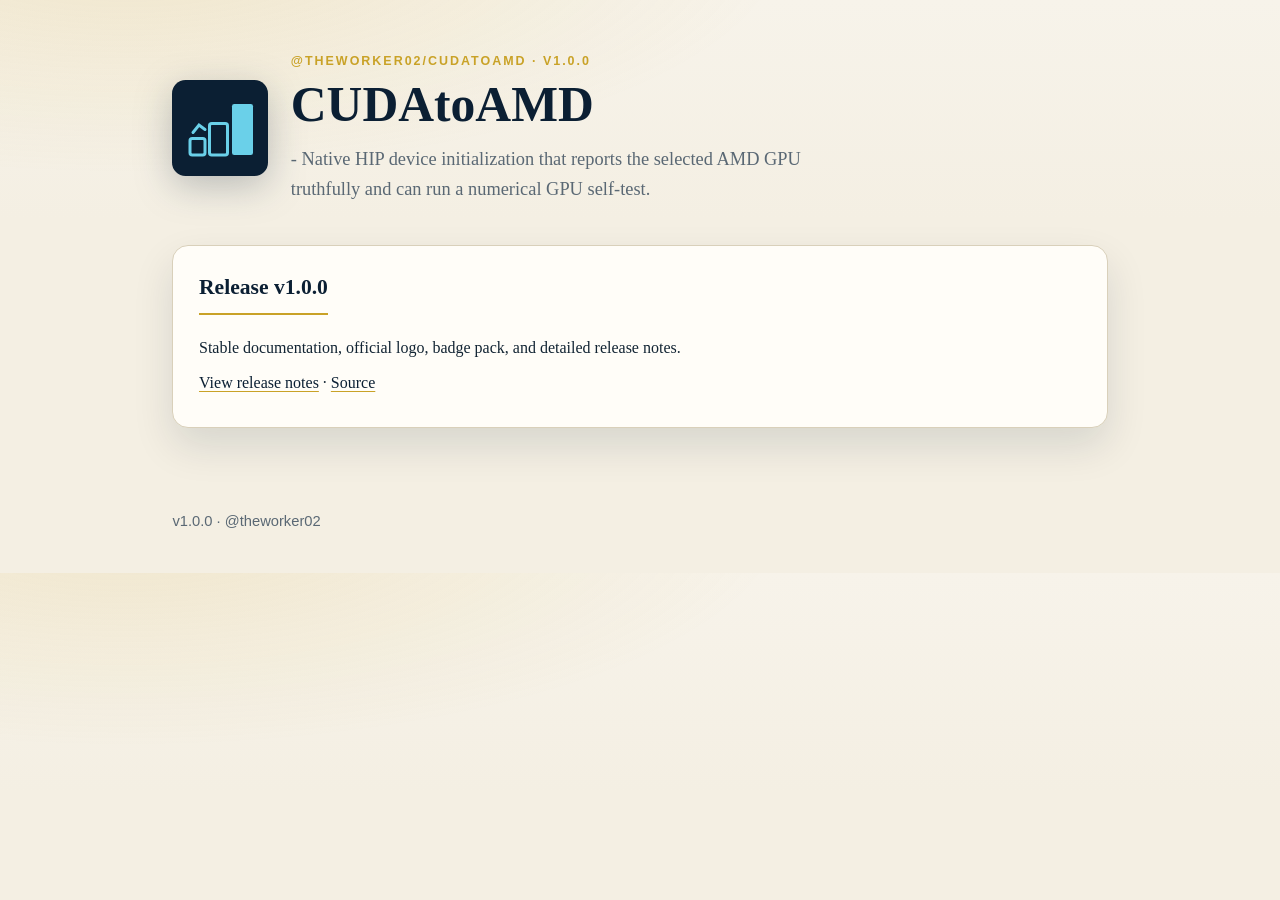
<file: docs/index.html>
<!DOCTYPE html>
<html lang="en"><head>
<meta charset="utf-8"><meta name="viewport" content="width=device-width, initial-scale=1">
<title>CUDAtoAMD · v1.0.0</title>
<link rel="stylesheet" href="styles.css">
<link rel="icon" href="logo.svg" type="image/svg+xml">
</head><body>
<header class="hero">
<img src="logo.svg" alt="CUDAtoAMD official logo" width="96" height="96">
<div>
<p class="kicker sans">@theworker02/CUDAtoAMD · v1.0.0</p>
<h1>CUDAtoAMD</h1>
<p class="lede">- Native HIP device initialization that reports the selected AMD GPU truthfully and can run a numerical GPU self-test.</p>
</div>
</header>
<main class="wrap">
<section>
<h2>Release v1.0.0</h2>
<p>Stable documentation, official logo, badge pack, and detailed release notes.</p>
<p><a href="https://github.com/theworker02/CUDAtoAMD/releases/tag/v1.0.0">View release notes</a> ·
<a href="https://github.com/theworker02/CUDAtoAMD">Source</a></p>
</section>
</main>
<footer class="sans">v1.0.0 · @theworker02</footer>
</body></html>
</file>
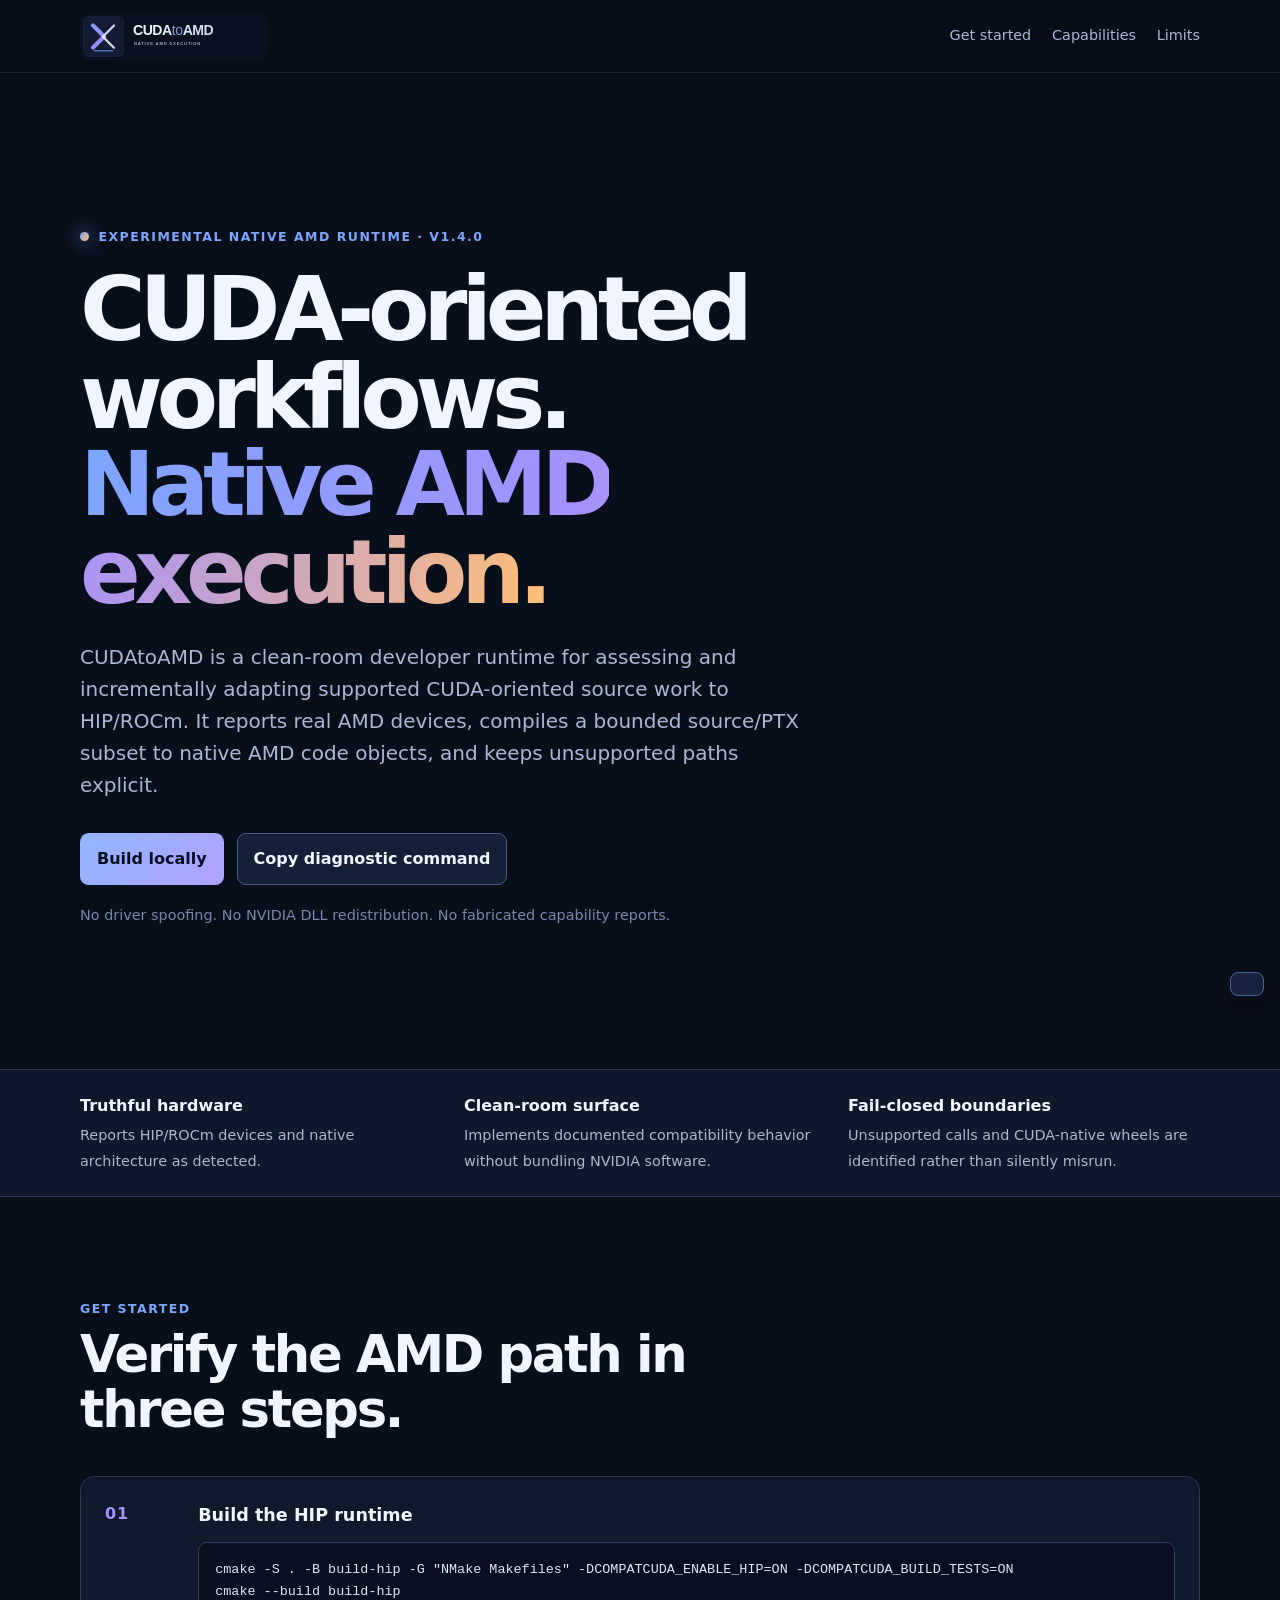
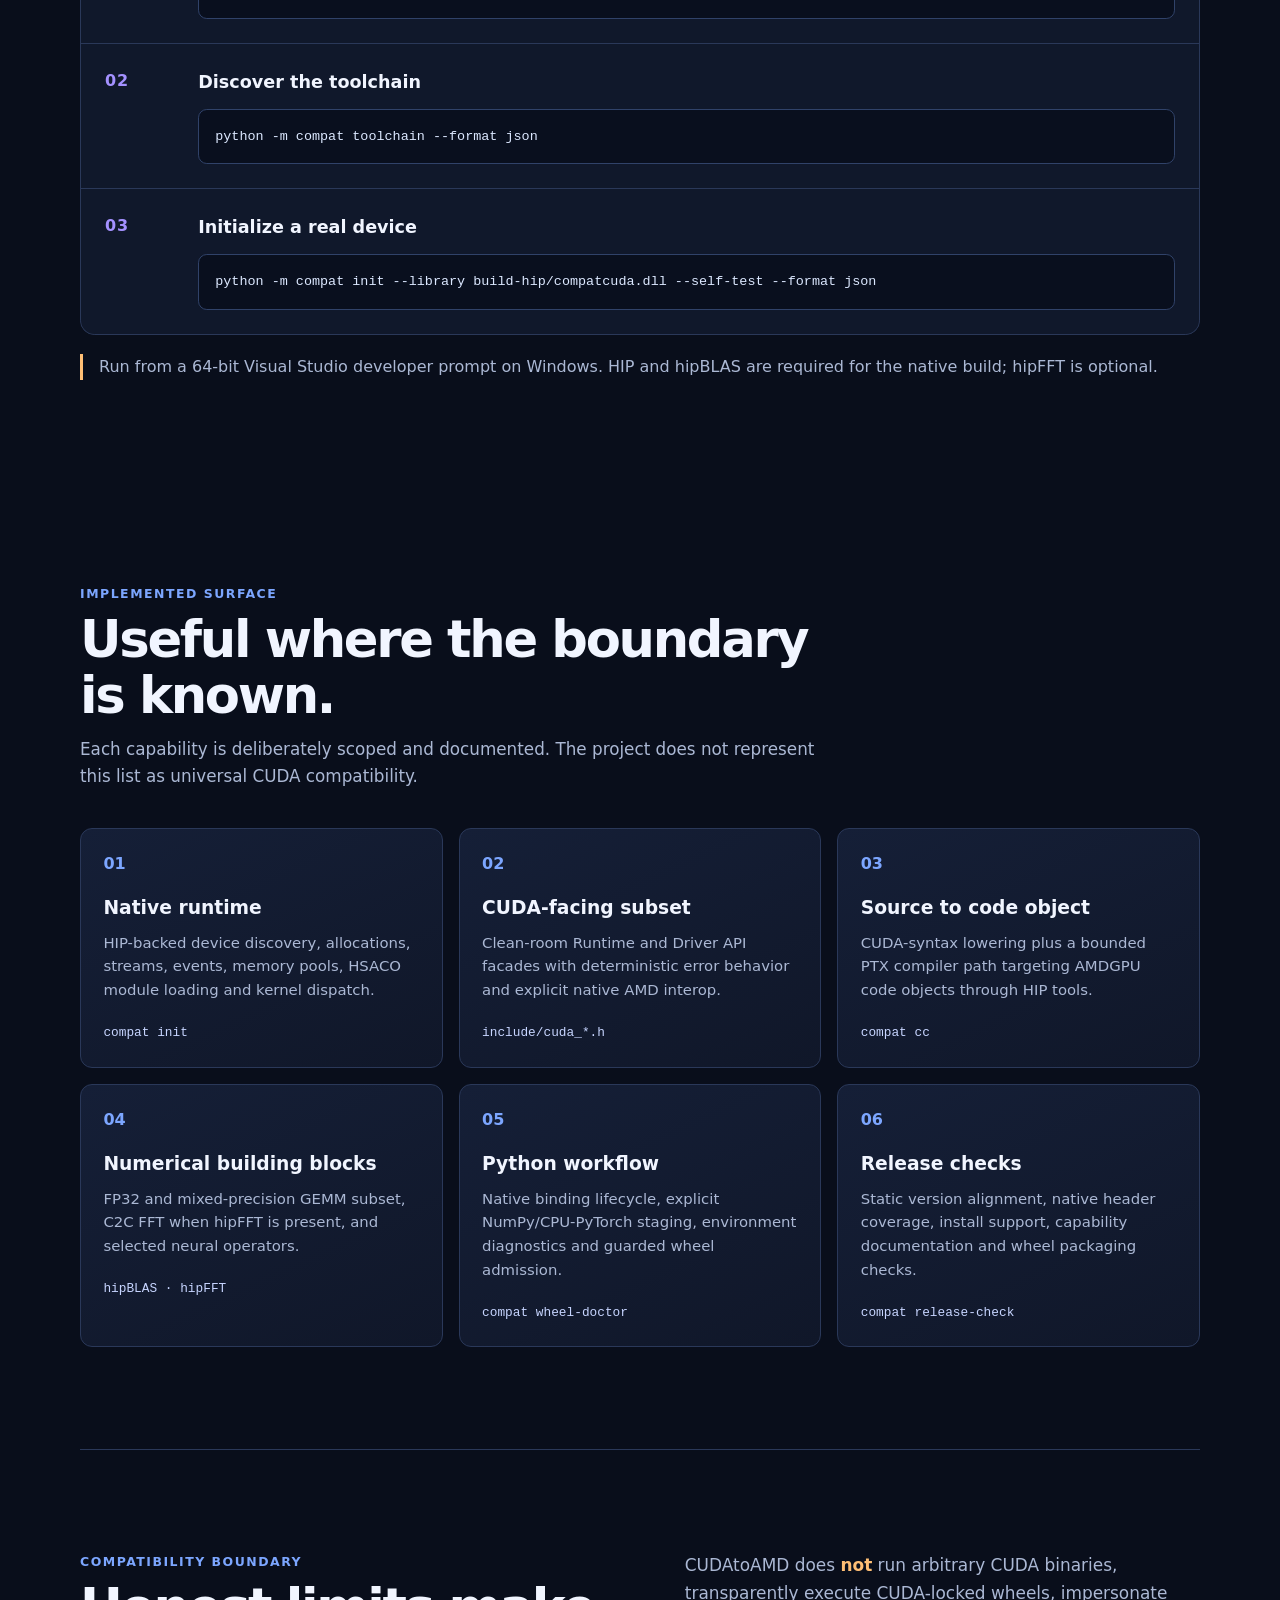
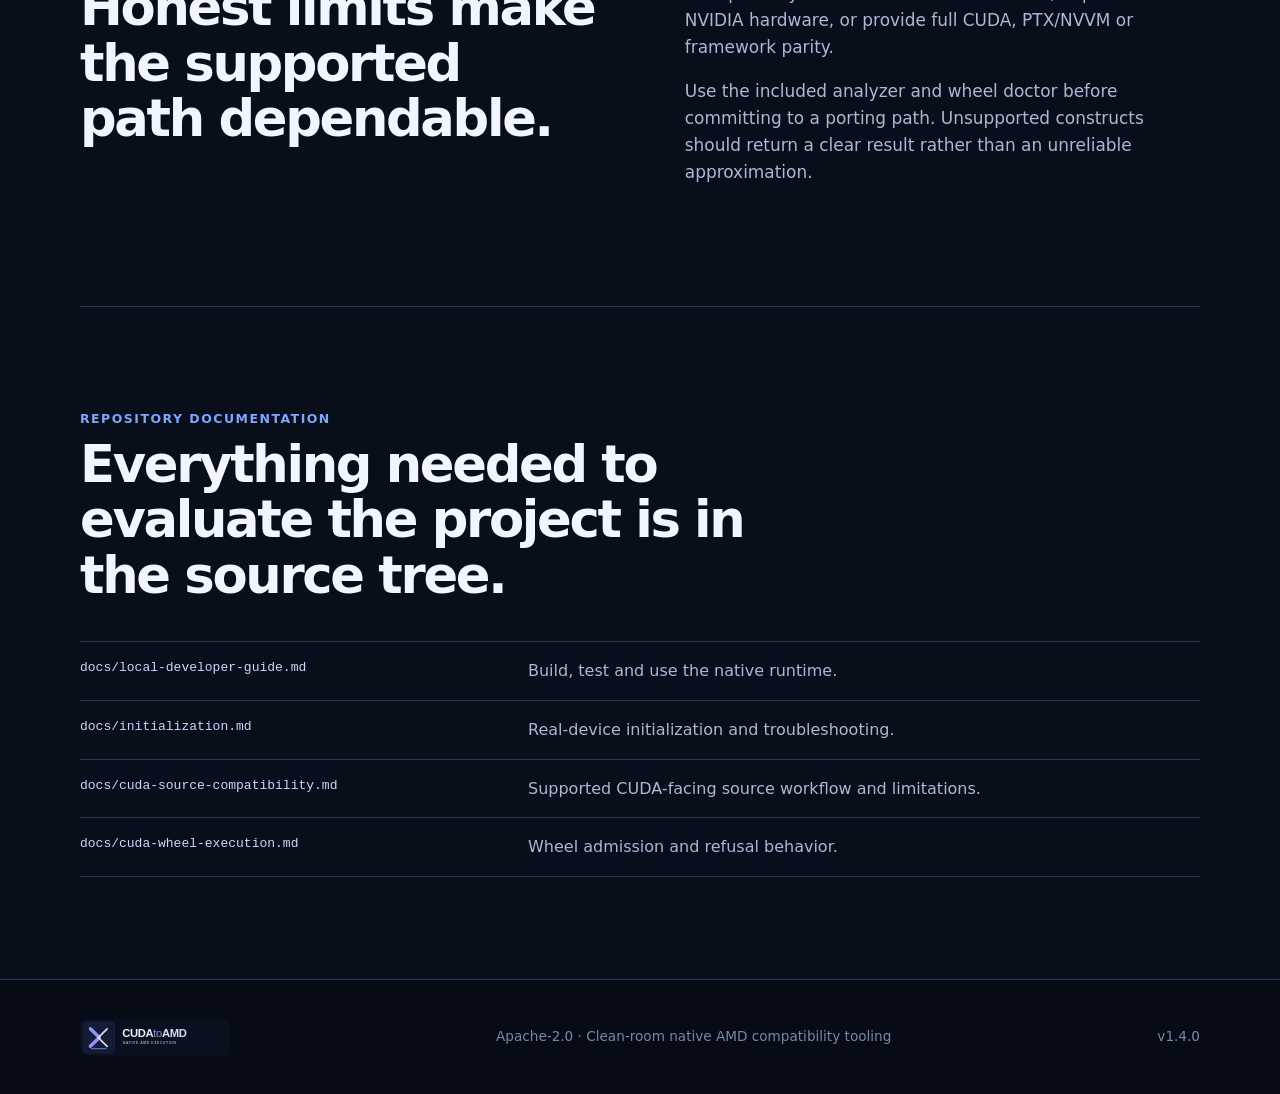
<file: docs/site/index.html>
<!doctype html>
<html lang="en">
  <head>
    <meta charset="utf-8">
    <meta name="viewport" content="width=device-width, initial-scale=1">
    <meta name="description" content="CUDAtoAMD is an experimental, clean-room runtime and developer toolkit for running supported CUDA-oriented source workflows on native AMD HIP and ROCm.">
    <title>CUDAtoAMD — Native AMD execution</title>
    <link rel="icon" href="assets/cudatoamd-logo.svg" type="image/svg+xml">
    <link rel="stylesheet" href="styles.css">
  </head>
  <body>
    <a class="skip-link" href="#content">Skip to content</a>
    <header class="site-header">
      <nav class="nav shell" aria-label="Primary navigation">
        <a class="brand" href="#top" aria-label="CUDAtoAMD home"><img src="assets/cudatoamd-logo.svg" alt="CUDAtoAMD"></a>
        <div class="nav-links">
          <a href="#start">Get started</a>
          <a href="#capabilities">Capabilities</a>
          <a href="#limits">Limits</a>
        </div>
      </nav>
    </header>

    <main id="content">
      <section id="top" class="hero shell">
        <div class="eyebrow"><span></span> Experimental native AMD runtime · v1.4.0</div>
        <h1>CUDA-oriented workflows.<br><em>Native AMD execution.</em></h1>
        <p class="hero-copy">CUDAtoAMD is a clean-room developer runtime for assessing and incrementally adapting supported CUDA-oriented source work to HIP/ROCm. It reports real AMD devices, compiles a bounded source/PTX subset to native AMD code objects, and keeps unsupported paths explicit.</p>
        <div class="actions">
          <a class="button primary" href="#start">Build locally</a>
          <button class="button secondary copy-command" type="button" data-copy="python -m compat doctor --native">Copy diagnostic command</button>
        </div>
        <p class="hero-note">No driver spoofing. No NVIDIA DLL redistribution. No fabricated capability reports.</p>
      </section>

      <section class="signal-band" aria-label="Project principles">
        <div class="shell signal-grid">
          <p><b>Truthful hardware</b><span>Reports HIP/ROCm devices and native architecture as detected.</span></p>
          <p><b>Clean-room surface</b><span>Implements documented compatibility behavior without bundling NVIDIA software.</span></p>
          <p><b>Fail-closed boundaries</b><span>Unsupported calls and CUDA-native wheels are identified rather than silently misrun.</span></p>
        </div>
      </section>

      <section id="start" class="section shell">
        <div class="section-heading"><p class="kicker">Get started</p><h2>Verify the AMD path in three steps.</h2></div>
        <ol class="steps">
          <li><span>01</span><div><h3>Build the HIP runtime</h3><pre><code>cmake -S . -B build-hip -G "NMake Makefiles" -DCOMPATCUDA_ENABLE_HIP=ON -DCOMPATCUDA_BUILD_TESTS=ON
cmake --build build-hip</code></pre></div></li>
          <li><span>02</span><div><h3>Discover the toolchain</h3><pre><code>python -m compat toolchain --format json</code></pre></div></li>
          <li><span>03</span><div><h3>Initialize a real device</h3><pre><code>python -m compat init --library build-hip/compatcuda.dll --self-test --format json</code></pre></div></li>
        </ol>
        <p class="callout">Run from a 64-bit Visual Studio developer prompt on Windows. HIP and hipBLAS are required for the native build; hipFFT is optional.</p>
      </section>

      <section id="capabilities" class="section shell">
        <div class="section-heading"><p class="kicker">Implemented surface</p><h2>Useful where the boundary is known.</h2><p>Each capability is deliberately scoped and documented. The project does not represent this list as universal CUDA compatibility.</p></div>
        <div class="capability-grid">
          <article><p class="index">01</p><h3>Native runtime</h3><p>HIP-backed device discovery, allocations, streams, events, memory pools, HSACO module loading and kernel dispatch.</p><code>compat init</code></article>
          <article><p class="index">02</p><h3>CUDA-facing subset</h3><p>Clean-room Runtime and Driver API facades with deterministic error behavior and explicit native AMD interop.</p><code>include/cuda_*.h</code></article>
          <article><p class="index">03</p><h3>Source to code object</h3><p>CUDA-syntax lowering plus a bounded PTX compiler path targeting AMDGPU code objects through HIP tools.</p><code>compat cc</code></article>
          <article><p class="index">04</p><h3>Numerical building blocks</h3><p>FP32 and mixed-precision GEMM subset, C2C FFT when hipFFT is present, and selected neural operators.</p><code>hipBLAS · hipFFT</code></article>
          <article><p class="index">05</p><h3>Python workflow</h3><p>Native binding lifecycle, explicit NumPy/CPU-PyTorch staging, environment diagnostics and guarded wheel admission.</p><code>compat wheel-doctor</code></article>
          <article><p class="index">06</p><h3>Release checks</h3><p>Static version alignment, native header coverage, install support, capability documentation and wheel packaging checks.</p><code>compat release-check</code></article>
        </div>
      </section>

      <section id="limits" class="section shell limits">
        <div><p class="kicker">Compatibility boundary</p><h2>Honest limits make the supported path dependable.</h2></div>
        <div class="limit-copy"><p>CUDAtoAMD does <strong>not</strong> run arbitrary CUDA binaries, transparently execute CUDA-locked wheels, impersonate NVIDIA hardware, or provide full CUDA, PTX/NVVM or framework parity.</p><p>Use the included analyzer and wheel doctor before committing to a porting path. Unsupported constructs should return a clear result rather than an unreliable approximation.</p></div>
      </section>

      <section class="section shell docs">
        <div class="section-heading"><p class="kicker">Repository documentation</p><h2>Everything needed to evaluate the project is in the source tree.</h2></div>
        <div class="doc-list">
          <p><code>docs/local-developer-guide.md</code><span>Build, test and use the native runtime.</span></p>
          <p><code>docs/initialization.md</code><span>Real-device initialization and troubleshooting.</span></p>
          <p><code>docs/cuda-source-compatibility.md</code><span>Supported CUDA-facing source workflow and limitations.</span></p>
          <p><code>docs/cuda-wheel-execution.md</code><span>Wheel admission and refusal behavior.</span></p>
        </div>
      </section>
    </main>

    <footer class="site-footer"><div class="shell"><img src="assets/cudatoamd-logo.svg" alt="CUDAtoAMD"><p>Apache-2.0 · Clean-room native AMD compatibility tooling</p><p>v1.4.0</p></div></footer>
    <div class="toast" role="status" aria-live="polite" aria-atomic="true"></div>
    <script src="app.js"></script>
  </body>
</html>
</file>
<file: docs/styles.css>
:root {
  --navy: #0B1F33;
  --navy-2: #14324d;
  --gold: #C9A227;
  --gold-soft: #e6d08a;
  --paper: #f4efe3;
  --card: #fffdf8;
  --ink: #122433;
  --muted: #5a6874;
  --line: #d9d0ba;
  --code-bg: #0B1F33;
  --code-fg: #f4efe3;
  --shadow: 0 18px 40px rgba(11, 31, 51, 0.12);
}

* { box-sizing: border-box; }

html {
  scroll-behavior: smooth;
}

body {
  margin: 0;
  color: var(--ink);
  background:
    radial-gradient(1200px 420px at 10% -10%, rgba(201, 162, 39, 0.16), transparent 55%),
    linear-gradient(180deg, #f7f3ea 0%, var(--paper) 220px);
  font-family: "Iowan Old Style", "Palatino Linotype", Palatino, "Times New Roman", serif;
  line-height: 1.65;
}

.sans, nav, table, .btn, .kicker, footer {
  font-family: "Segoe UI", "Helvetica Neue", Arial, sans-serif;
}

a {
  color: var(--navy);
  text-decoration-color: var(--gold);
  text-underline-offset: 0.18em;
}

a:hover { color: #081524; }

.nav {
  position: sticky;
  top: 0;
  z-index: 20;
  display: flex;
  align-items: center;
  justify-content: space-between;
  gap: 1rem;
  padding: 0.7rem 1.4rem;
  background: rgba(11, 31, 51, 0.96);
  color: #fff;
  border-bottom: 3px solid var(--gold);
  backdrop-filter: blur(8px);
}

.nav a { color: #fff; text-decoration: none; }
.nav .links { display: flex; gap: 1.1rem; font-size: 0.92rem; letter-spacing: 0.02em; }
.nav .links a:hover { color: var(--gold-soft); }
.nav .brand-lockup {
  display: flex;
  align-items: center;
  gap: 0.65rem;
  font-weight: 650;
  letter-spacing: 0.04em;
}
.nav img { width: 32px; height: 32px; }

.hero {
  max-width: 980px;
  margin: 0 auto;
  padding: 3.2rem 1.4rem 1.4rem;
  display: grid;
  grid-template-columns: 96px 1fr;
  gap: 1.4rem;
  align-items: center;
}

.hero img {
  width: 96px;
  height: 96px;
  filter: drop-shadow(0 10px 18px rgba(11, 31, 51, 0.25));
}

.kicker {
  margin: 0 0 0.35rem;
  color: var(--gold);
  font-size: 0.78rem;
  letter-spacing: 0.16em;
  text-transform: uppercase;
  font-weight: 700;
}

h1 {
  margin: 0;
  font-size: clamp(2rem, 4vw, 3.1rem);
  line-height: 1.12;
  color: var(--navy);
}

.lede {
  margin: 0.7rem 0 0;
  max-width: 62ch;
  font-size: 1.15rem;
  color: var(--muted);
}

.badges { display: flex; flex-wrap: wrap; gap: 0.45rem; margin-top: 1rem; }
.badge {
  display: inline-block;
  padding: 0.18rem 0.55rem;
  border: 1px solid var(--gold);
  color: var(--navy);
  background: rgba(201, 162, 39, 0.12);
  font-size: 0.75rem;
  letter-spacing: 0.04em;
  border-radius: 999px;
}

.wrap {
  max-width: 980px;
  margin: 0 auto;
  padding: 0 1.4rem 4rem;
}

section {
  background: var(--card);
  border: 1px solid var(--line);
  border-radius: 16px;
  padding: 1.5rem 1.6rem 1.35rem;
  margin: 1.1rem 0;
  box-shadow: var(--shadow);
}

h2 {
  margin: 0 0 0.7rem;
  color: var(--navy);
  font-size: 1.35rem;
  padding-bottom: 0.45rem;
  border-bottom: 2px solid var(--gold);
  display: inline-block;
}

h3 { color: var(--navy-2); margin: 1.1rem 0 0.4rem; }

p { margin: 0.55rem 0; }

ul, ol { margin: 0.4rem 0 0.7rem; padding-left: 1.2rem; }

pre, code, kbd {
  font-family: "Cascadia Code", Consolas, "Courier New", monospace;
}

code, kbd {
  background: #efe8d6;
  padding: 0.08em 0.38em;
  border-radius: 4px;
  font-size: 0.92em;
}

pre {
  background: var(--code-bg);
  color: var(--code-fg);
  padding: 1rem 1.1rem;
  overflow-x: auto;
  border-radius: 10px;
  border-left: 5px solid var(--gold);
  font-size: 0.9rem;
  line-height: 1.5;
}

pre code { background: transparent; color: inherit; padding: 0; }

table {
  width: 100%;
  border-collapse: collapse;
  margin: 0.7rem 0 0.2rem;
  font-size: 0.95rem;
}

th, td {
  text-align: left;
  padding: 0.55rem 0.6rem;
  border-bottom: 1px solid var(--line);
  vertical-align: top;
}

th {
  color: var(--navy);
  background: #f3ead3;
  font-weight: 700;
}

.callout {
  background: #0B1F33;
  color: #f7f3ea;
  border-radius: 12px;
  padding: 1rem 1.15rem;
  margin: 0.9rem 0 0.2rem;
}
.callout strong { color: var(--gold-soft); }

.grid-2 {
  display: grid;
  grid-template-columns: 1fr 1fr;
  gap: 1rem;
}

.ok { color: #1d6b3a; font-weight: 700; }
.fail { color: #9b2c2c; font-weight: 700; }

footer {
  max-width: 980px;
  margin: 0 auto;
  padding: 0 1.4rem 2.5rem;
  color: var(--muted);
  font-size: 0.92rem;
}

@media (max-width: 760px) {
  .hero, .grid-2 { grid-template-columns: 1fr; }
  .nav { flex-direction: column; align-items: flex-start; }
}
</file>
<file: docs/site/styles.css>
:root { color-scheme: dark; --ink: #f1f5ff; --muted: #abb8d4; --soft: #7787a9; --panel: #131c31; --line: #2a3859; --canvas: #090e1b; --blue: #7ca6ff; --violet: #a491ff; --amber: #ffbf75; }
* { box-sizing: border-box; }
html { scroll-behavior: smooth; }
body { margin: 0; min-width: 320px; color: var(--ink); background: radial-gradient(circle at 75% -15%, #202e59 0, transparent 31rem), var(--canvas); font-family: Inter, ui-sans-serif, system-ui, -apple-system, BlinkMacSystemFont, "Segoe UI", sans-serif; line-height: 1.6; }
a { color: inherit; } button { font: inherit; } .shell { width: min(1120px, calc(100% - 42px)); margin: 0 auto; } .skip-link { position: fixed; left: 1rem; top: -5rem; z-index: 10; padding: .6rem .8rem; background: white; color: #111; border-radius: .3rem; } .skip-link:focus { top: 1rem; }
.site-header { border-bottom: 1px solid rgb(167 186 235 / 12%); background: rgb(9 14 27 / 72%); backdrop-filter: blur(16px); position: sticky; top: 0; z-index: 5; } .nav { min-height: 72px; display: flex; align-items: center; justify-content: space-between; gap: 1.5rem; } .brand img { display: block; width: 188px; height: auto; } .nav-links { display: flex; gap: 1.3rem; color: var(--muted); font-size: .9rem; } .nav-links a { text-decoration: none; } .nav-links a:hover, .nav-links a:focus-visible { color: white; }
.hero { padding: clamp(5rem, 13vw, 9.6rem) 0 clamp(5rem, 11vw, 8rem); } .eyebrow, .kicker { margin: 0; color: var(--blue); font-size: .78rem; font-weight: 750; letter-spacing: .12em; text-transform: uppercase; } .eyebrow { display: flex; align-items: center; gap: .6rem; } .eyebrow span { display: inline-block; height: .55rem; width: .55rem; border-radius: 50%; background: linear-gradient(135deg, var(--blue), var(--amber)); box-shadow: 0 0 1.1rem var(--blue); } h1, h2, h3, p { margin-top: 0; } h1 { max-width: 900px; margin: 1.2rem 0 1.5rem; font-size: clamp(3rem, 7vw, 6.5rem); line-height: .98; letter-spacing: -.07em; } h1 em { font-style: normal; background: linear-gradient(100deg, var(--blue), var(--violet), var(--amber)); -webkit-background-clip: text; background-clip: text; color: transparent; } .hero-copy { max-width: 720px; margin-bottom: 2rem; color: var(--muted); font-size: clamp(1.05rem, 2vw, 1.25rem); } .actions { display: flex; flex-wrap: wrap; gap: .8rem; } .button { border: 1px solid transparent; border-radius: .55rem; cursor: pointer; padding: .75rem 1rem; text-decoration: none; font-weight: 700; } .primary { color: #071022; background: linear-gradient(135deg, #90b6ff, #b0a1ff); } .secondary { color: var(--ink); border-color: #485b88; background: #141f38; } .button:hover { filter: brightness(1.1); } .button:focus-visible, a:focus-visible { outline: 3px solid var(--amber); outline-offset: 3px; } .hero-note { margin-top: 1.2rem; color: var(--soft); font-size: .9rem; }
.signal-band { border-block: 1px solid var(--line); background: rgb(19 28 49 / 68%); } .signal-grid { display: grid; grid-template-columns: repeat(3, 1fr); gap: 2rem; padding: 1.4rem 0; } .signal-grid p { margin: 0; } .signal-grid b { display: block; margin-bottom: .25rem; } .signal-grid span { color: var(--muted); font-size: .9rem; }
.section { padding: clamp(4.5rem, 8vw, 7rem) 0; } .section-heading { max-width: 760px; margin-bottom: 2.4rem; } .section-heading h2, .limits h2 { margin: .5rem 0 .8rem; font-size: clamp(2rem, 4vw, 3.4rem); letter-spacing: -.045em; line-height: 1.08; } .section-heading > p:last-child { color: var(--muted); font-size: 1.05rem; } .steps { display: grid; gap: 1px; padding: 0; overflow: hidden; border: 1px solid var(--line); border-radius: .9rem; list-style: none; background: var(--line); } .steps li { display: grid; grid-template-columns: 74px 1fr; gap: 1.2rem; padding: 1.5rem; background: #10182b; } .steps li > span { color: var(--violet); font-weight: 800; letter-spacing: .06em; } .steps h3 { margin-bottom: .8rem; font-size: 1.1rem; } pre { overflow-x: auto; margin: 0; padding: 1rem; border: 1px solid #304269; border-radius: .55rem; background: #090f1e; color: #dce8ff; font-size: .84rem; white-space: pre-wrap; } .callout { margin: 1.2rem 0 0; padding-left: 1rem; border-left: 3px solid var(--amber); color: var(--muted); }
.capability-grid { display: grid; grid-template-columns: repeat(3, 1fr); gap: 1rem; } article { min-height: 240px; padding: 1.4rem; border: 1px solid var(--line); border-radius: .75rem; background: linear-gradient(155deg, #151f37, #101729); } article .index { color: var(--blue); font-weight: 800; } article h3 { margin-bottom: .55rem; } article p:not(.index) { color: var(--muted); font-size: .93rem; } article code { color: #c7d5ff; font-size: .8rem; } .limits { display: grid; grid-template-columns: 1fr 1fr; gap: clamp(2rem, 7vw, 8rem); border-top: 1px solid var(--line); } .limit-copy { color: var(--muted); font-size: 1.06rem; } .limit-copy strong { color: var(--amber); } .docs { border-top: 1px solid var(--line); } .doc-list { border-top: 1px solid var(--line); } .doc-list p { display: grid; grid-template-columns: minmax(260px, .9fr) 1.4fr; gap: 1rem; margin: 0; padding: 1rem 0; border-bottom: 1px solid var(--line); } .doc-list code { color: #cad7ff; } .doc-list span { color: var(--muted); }
.site-footer { padding: 2.4rem 0; border-top: 1px solid var(--line); background: #070b15; } .site-footer .shell { display: flex; align-items: center; justify-content: space-between; gap: 1rem; color: var(--soft); font-size: .85rem; } .site-footer img { width: 150px; height: auto; } .site-footer p { margin: 0; } .toast { position: fixed; right: 1rem; bottom: 1rem; transform: translateY(7rem); padding: .7rem 1rem; border: 1px solid #4d6294; border-radius: .5rem; background: #17233e; color: white; box-shadow: 0 .5rem 2rem rgb(0 0 0 / 35%); transition: transform .2s ease; } .toast.visible { transform: translateY(0); }
@media (max-width: 760px) { .nav-links { display: none; } .signal-grid, .capability-grid { grid-template-columns: 1fr; } .limits { grid-template-columns: 1fr; gap: 1.5rem; } .doc-list p { grid-template-columns: 1fr; gap: .25rem; } .site-footer .shell { align-items: flex-start; flex-direction: column; } }
@media (prefers-reduced-motion: reduce) { html { scroll-behavior: auto; } .toast { transition: none; } }
</file>
